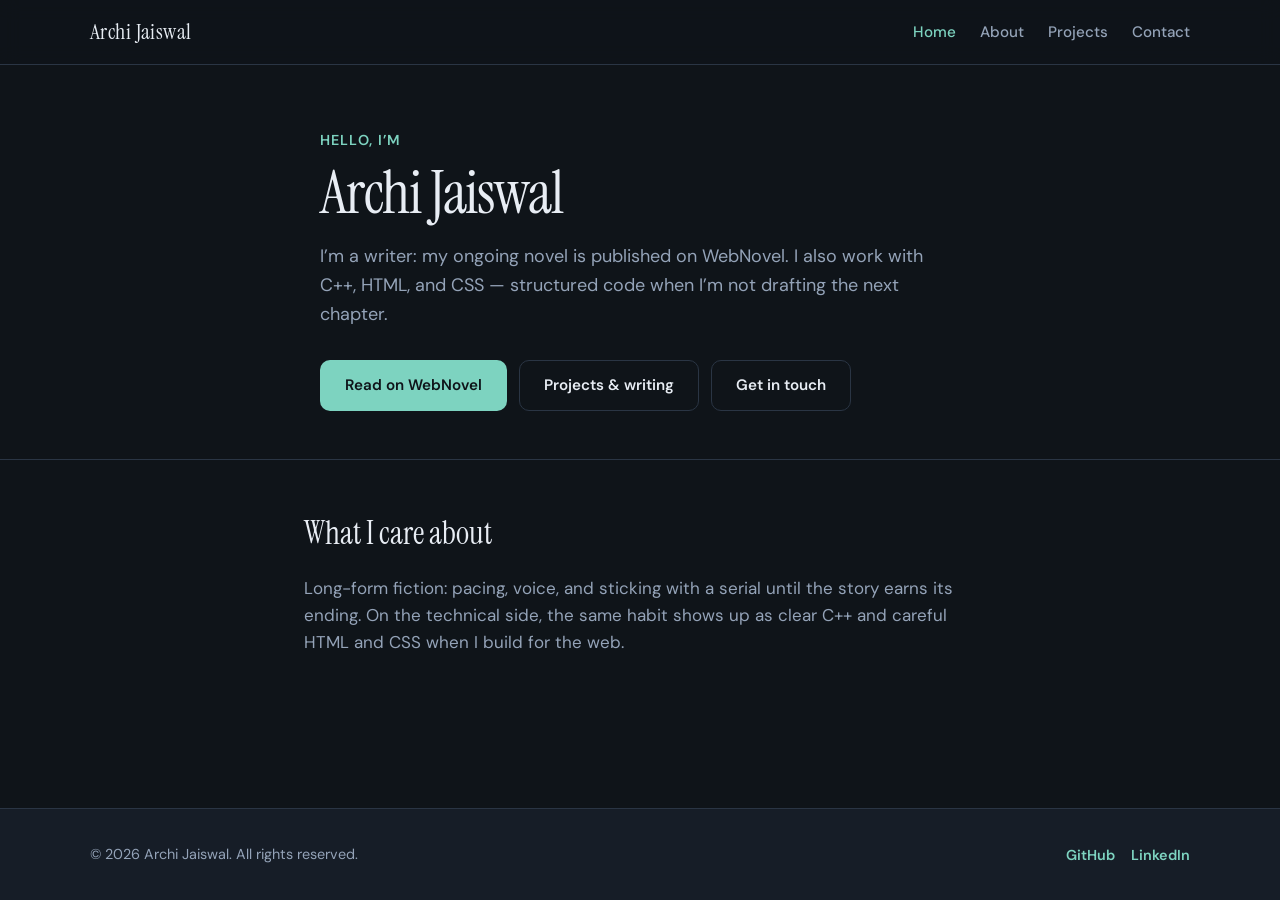
<file: index.html>
<!DOCTYPE html>
<html lang="en">
  <head>
    <meta charset="UTF-8" />
    <meta name="viewport" content="width=device-width, initial-scale=1.0" />
    <meta name="description" content="Archi Jaiswal — writer (ongoing novel on WebNovel) and builder with C++, HTML, and CSS." />
    <title>Archi Jaiswal — Portfolio</title>
    <link rel="preconnect" href="https://fonts.googleapis.com" />
    <link rel="preconnect" href="https://fonts.gstatic.com" crossorigin />
    <link
      href="https://fonts.googleapis.com/css2?family=DM+Sans:ital,opsz,wght@0,9..40,400;0,9..40,600;0,9..40,700;1,9..40,400&family=Instrument+Serif:ital@0;1&display=swap"
      rel="stylesheet"
    />
    <link rel="stylesheet" href="css/styles.css" />
    <link rel="icon" href="assets/favicon.svg" type="image/svg+xml" />
  </head>
  <body>
    <a class="skip-link" href="#main">Skip to content</a>
    <header class="site-header">
      <div class="site-header__inner">
        <a class="site-logo" href="index.html">Archi Jaiswal</a>
        <button
          class="nav-toggle"
          type="button"
          aria-expanded="false"
          aria-controls="site-nav"
          aria-label="Open menu"
        >
          <span class="nav-toggle__bar" aria-hidden="true"></span>
          <span class="nav-toggle__bar" aria-hidden="true"></span>
          <span class="nav-toggle__bar" aria-hidden="true"></span>
        </button>
        <nav class="site-nav" id="site-nav" aria-label="Primary">
          <ul class="site-nav__list">
            <li><a href="index.html" aria-current="page">Home</a></li>
            <li><a href="about.html">About</a></li>
            <li><a href="projects.html">Projects</a></li>
            <li><a href="contact.html">Contact</a></li>
          </ul>
        </nav>
      </div>
    </header>

    <main id="main">
      <section class="hero">
        <div class="container hero__inner">
          <p class="hero__eyebrow">Hello, I’m</p>
          <h1 class="hero__title">Archi Jaiswal</h1>
          <p class="hero__lead">
            I’m a writer: my ongoing novel is published on WebNovel. I also work with C++, HTML, and CSS — structured code
            when I’m not drafting the next chapter.
          </p>
          <div class="hero__actions">
            <a
              class="button button--primary"
              href="https://www.webnovel.com/"
              target="_blank"
              rel="noopener noreferrer"
              >Read on WebNovel</a>
            <a class="button button--ghost" href="projects.html#ongoing-novel">Projects &amp; writing</a>
            <a class="button button--ghost" href="contact.html">Get in touch</a>
          </div>
        </div>
      </section>

      <section class="section">
        <div class="container narrow">
          <h2 class="section__title">What I care about</h2>
          <p class="section__text">
            Long-form fiction: pacing, voice, and sticking with a serial until the story earns its ending. On the technical
            side, the same habit shows up as clear C++ and careful HTML and CSS when I build for the web.
          </p>
        </div>
      </section>
    </main>

    <footer class="site-footer">
      <div class="container site-footer__inner">
        <p class="site-footer__copy">&copy; <span id="year"></span> Archi Jaiswal. All rights reserved.</p>
        <ul class="site-footer__links">
          <li><a href="https://github.com/" target="_blank" rel="noopener noreferrer">GitHub</a></li>
          <li><a href="https://www.linkedin.com/" target="_blank" rel="noopener noreferrer">LinkedIn</a></li>
        </ul>
      </div>
    </footer>

    <script src="js/main.js" defer></script>
  </body>
</html>
</file>
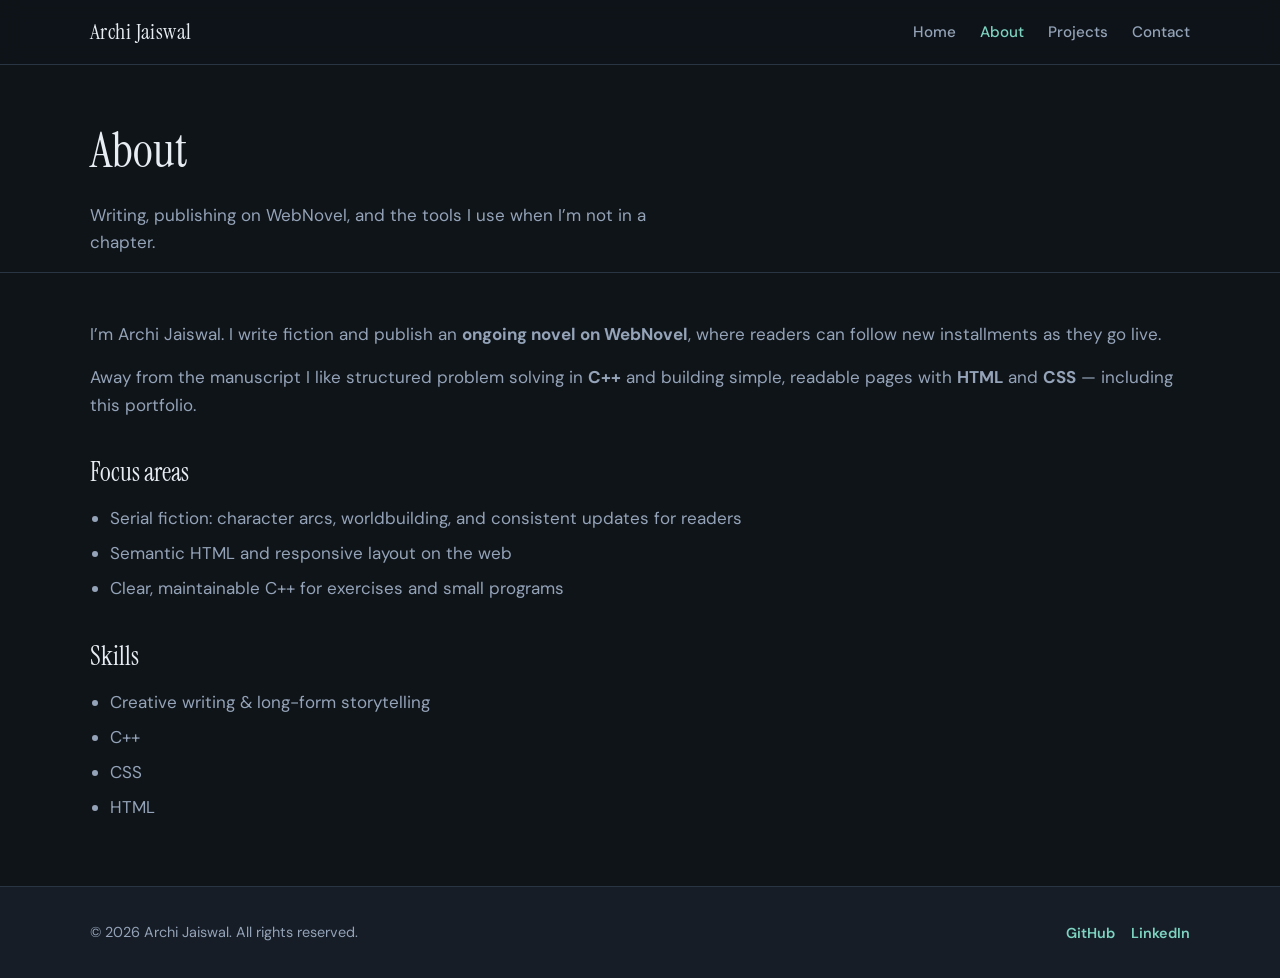
<file: about.html>
<!DOCTYPE html>
<html lang="en">
  <head>
    <meta charset="UTF-8" />
    <meta name="viewport" content="width=device-width, initial-scale=1.0" />
    <meta name="description" content="About Archi Jaiswal — writer on WebNovel, C++, HTML, and CSS." />
    <title>About — Archi Jaiswal</title>
    <link rel="preconnect" href="https://fonts.googleapis.com" />
    <link rel="preconnect" href="https://fonts.gstatic.com" crossorigin />
    <link
      href="https://fonts.googleapis.com/css2?family=DM+Sans:ital,opsz,wght@0,9..40,400;0,9..40,600;0,9..40,700;1,9..40,400&family=Instrument+Serif:ital@0;1&display=swap"
      rel="stylesheet"
    />
    <link rel="stylesheet" href="css/styles.css" />
    <link rel="icon" href="assets/favicon.svg" type="image/svg+xml" />
  </head>
  <body>
    <a class="skip-link" href="#main">Skip to content</a>
    <header class="site-header">
      <div class="site-header__inner">
        <a class="site-logo" href="index.html">Archi Jaiswal</a>
        <button
          class="nav-toggle"
          type="button"
          aria-expanded="false"
          aria-controls="site-nav"
          aria-label="Open menu"
        >
          <span class="nav-toggle__bar" aria-hidden="true"></span>
          <span class="nav-toggle__bar" aria-hidden="true"></span>
          <span class="nav-toggle__bar" aria-hidden="true"></span>
        </button>
        <nav class="site-nav" id="site-nav" aria-label="Primary">
          <ul class="site-nav__list">
            <li><a href="index.html">Home</a></li>
            <li><a href="about.html" aria-current="page">About</a></li>
            <li><a href="projects.html">Projects</a></li>
            <li><a href="contact.html">Contact</a></li>
          </ul>
        </nav>
      </div>
    </header>

    <main id="main">
      <section class="page-head">
        <div class="container">
          <h1 class="page-head__title">About</h1>
          <p class="page-head__intro">Writing, publishing on WebNovel, and the tools I use when I’m not in a chapter.</p>
        </div>
      </section>

      <section class="section">
        <div class="container prose">
          <p>
            I’m Archi Jaiswal. I write fiction and publish an <strong>ongoing novel on WebNovel</strong>, where readers can
            follow new installments as they go live.
          </p>
          <p>
            Away from the manuscript I like structured problem solving in <strong>C++</strong> and building simple, readable
            pages with <strong>HTML</strong> and <strong>CSS</strong> — including this portfolio.
          </p>
          <h2>Focus areas</h2>
          <ul>
            <li>Serial fiction: character arcs, worldbuilding, and consistent updates for readers</li>
            <li>Semantic HTML and responsive layout on the web</li>
            <li>Clear, maintainable C++ for exercises and small programs</li>
          </ul>
          <h2>Skills</h2>
          <ul>
            <li>Creative writing &amp; long-form storytelling</li>
            <li>C++</li>
            <li>CSS</li>
            <li>HTML</li>
          </ul>
        </div>
      </section>
    </main>

    <footer class="site-footer">
      <div class="container site-footer__inner">
        <p class="site-footer__copy">&copy; <span id="year"></span> Archi Jaiswal. All rights reserved.</p>
        <ul class="site-footer__links">
          <li><a href="https://github.com/" target="_blank" rel="noopener noreferrer">GitHub</a></li>
          <li><a href="https://www.linkedin.com/" target="_blank" rel="noopener noreferrer">LinkedIn</a></li>
        </ul>
      </div>
    </footer>

    <script src="js/main.js" defer></script>
  </body>
</html>
</file>
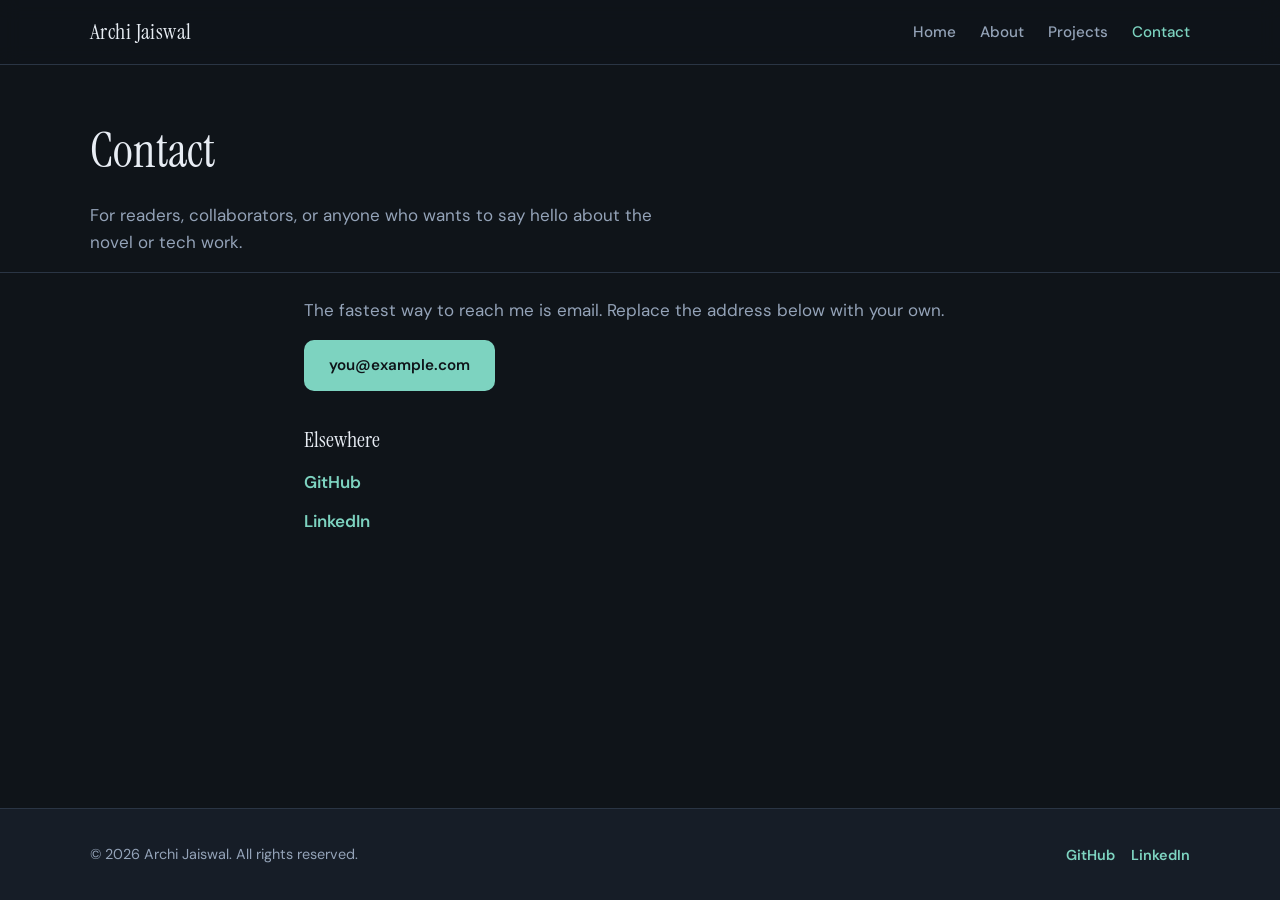
<file: contact.html>
<!DOCTYPE html>
<html lang="en">
  <head>
    <meta charset="UTF-8" />
    <meta name="viewport" content="width=device-width, initial-scale=1.0" />
    <meta name="description" content="Contact Archi Jaiswal — email and social links." />
    <title>Contact — Archi Jaiswal</title>
    <link rel="preconnect" href="https://fonts.googleapis.com" />
    <link rel="preconnect" href="https://fonts.gstatic.com" crossorigin />
    <link
      href="https://fonts.googleapis.com/css2?family=DM+Sans:ital,opsz,wght@0,9..40,400;0,9..40,600;0,9..40,700;1,9..40,400&family=Instrument+Serif:ital@0;1&display=swap"
      rel="stylesheet"
    />
    <link rel="stylesheet" href="css/styles.css" />
    <link rel="icon" href="assets/favicon.svg" type="image/svg+xml" />
  </head>
  <body>
    <a class="skip-link" href="#main">Skip to content</a>
    <header class="site-header">
      <div class="site-header__inner">
        <a class="site-logo" href="index.html">Archi Jaiswal</a>
        <button
          class="nav-toggle"
          type="button"
          aria-expanded="false"
          aria-controls="site-nav"
          aria-label="Open menu"
        >
          <span class="nav-toggle__bar" aria-hidden="true"></span>
          <span class="nav-toggle__bar" aria-hidden="true"></span>
          <span class="nav-toggle__bar" aria-hidden="true"></span>
        </button>
        <nav class="site-nav" id="site-nav" aria-label="Primary">
          <ul class="site-nav__list">
            <li><a href="index.html">Home</a></li>
            <li><a href="about.html">About</a></li>
            <li><a href="projects.html">Projects</a></li>
            <li><a href="contact.html" aria-current="page">Contact</a></li>
          </ul>
        </nav>
      </div>
    </header>

    <main id="main">
      <section class="page-head">
        <div class="container">
          <h1 class="page-head__title">Contact</h1>
          <p class="page-head__intro">For readers, collaborators, or anyone who wants to say hello about the novel or tech work.</p>
        </div>
      </section>

      <section class="section section--tight-top">
        <div class="container narrow">
          <p class="contact-lead">
            The fastest way to reach me is email. Replace the address below with your own.
          </p>
          <p class="contact-email">
            <a class="button button--primary" href="mailto:you@example.com">you@example.com</a>
          </p>
          <h2 class="contact-subheading">Elsewhere</h2>
          <ul class="contact-list">
            <li>
              <a href="https://github.com/" target="_blank" rel="noopener noreferrer">GitHub</a>
            </li>
            <li>
              <a href="https://www.linkedin.com/" target="_blank" rel="noopener noreferrer">LinkedIn</a>
            </li>
          </ul>
        </div>
      </section>
    </main>

    <footer class="site-footer">
      <div class="container site-footer__inner">
        <p class="site-footer__copy">&copy; <span id="year"></span> Archi Jaiswal. All rights reserved.</p>
        <ul class="site-footer__links">
          <li><a href="https://github.com/" target="_blank" rel="noopener noreferrer">GitHub</a></li>
          <li><a href="https://www.linkedin.com/" target="_blank" rel="noopener noreferrer">LinkedIn</a></li>
        </ul>
      </div>
    </footer>

    <script src="js/main.js" defer></script>
  </body>
</html>
</file>
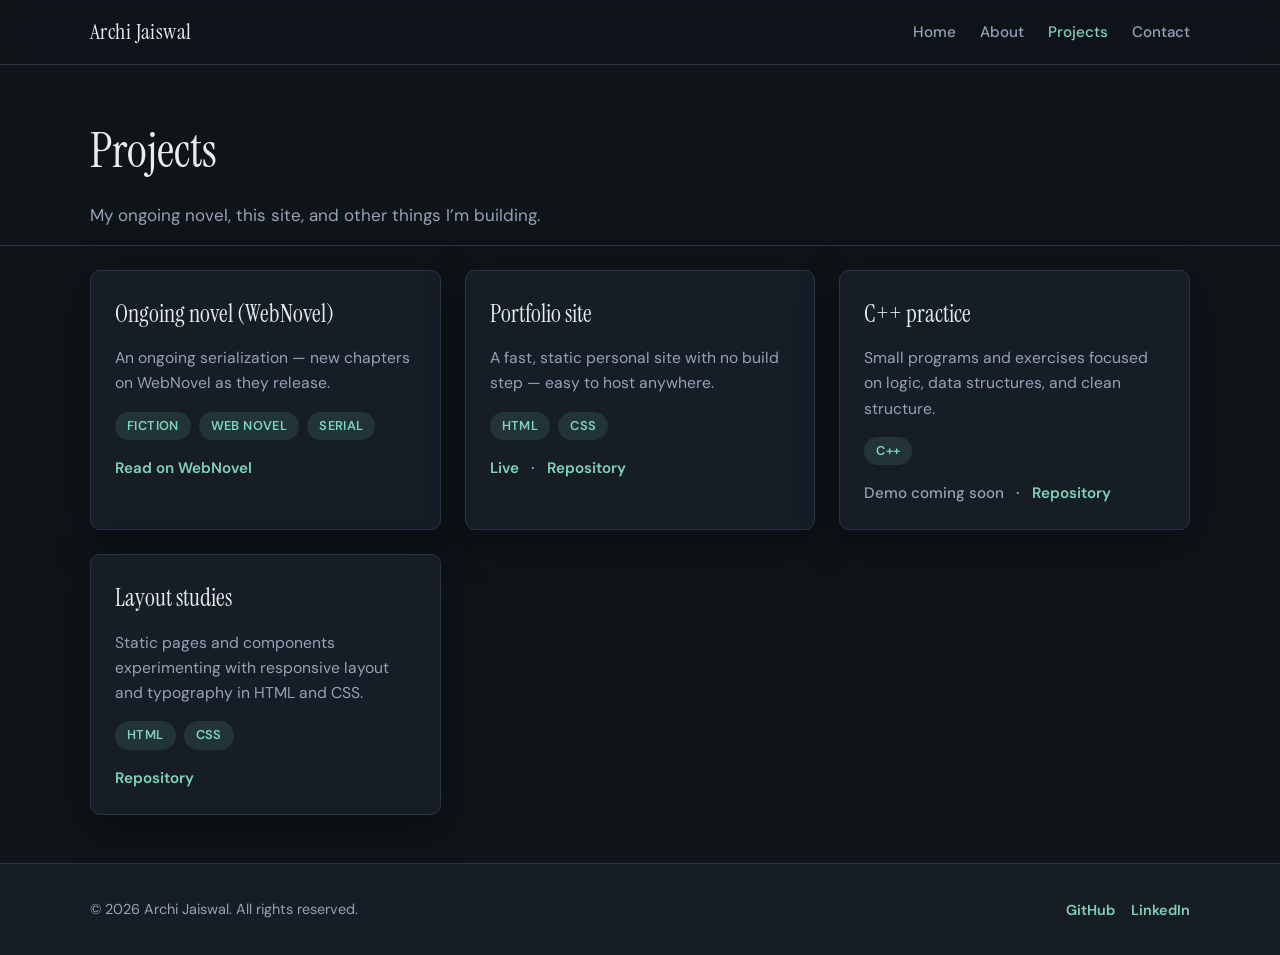
<file: projects.html>
<!DOCTYPE html>
<html lang="en">
  <head>
    <meta charset="UTF-8" />
    <meta name="viewport" content="width=device-width, initial-scale=1.0" />
    <meta name="description" content="Writing and work by Archi Jaiswal — WebNovel novel, web projects, and C++." />
    <title>Projects — Archi Jaiswal</title>
    <link rel="preconnect" href="https://fonts.googleapis.com" />
    <link rel="preconnect" href="https://fonts.gstatic.com" crossorigin />
    <link
      href="https://fonts.googleapis.com/css2?family=DM+Sans:ital,opsz,wght@0,9..40,400;0,9..40,600;0,9..40,700;1,9..40,400&family=Instrument+Serif:ital@0;1&display=swap"
      rel="stylesheet"
    />
    <link rel="stylesheet" href="css/styles.css" />
    <link rel="icon" href="assets/favicon.svg" type="image/svg+xml" />
  </head>
  <body>
    <a class="skip-link" href="#main">Skip to content</a>
    <header class="site-header">
      <div class="site-header__inner">
        <a class="site-logo" href="index.html">Archi Jaiswal</a>
        <button
          class="nav-toggle"
          type="button"
          aria-expanded="false"
          aria-controls="site-nav"
          aria-label="Open menu"
        >
          <span class="nav-toggle__bar" aria-hidden="true"></span>
          <span class="nav-toggle__bar" aria-hidden="true"></span>
          <span class="nav-toggle__bar" aria-hidden="true"></span>
        </button>
        <nav class="site-nav" id="site-nav" aria-label="Primary">
          <ul class="site-nav__list">
            <li><a href="index.html">Home</a></li>
            <li><a href="about.html">About</a></li>
            <li><a href="projects.html" aria-current="page">Projects</a></li>
            <li><a href="contact.html">Contact</a></li>
          </ul>
        </nav>
      </div>
    </header>

    <main id="main">
      <section class="page-head">
        <div class="container">
          <h1 class="page-head__title">Projects</h1>
          <p class="page-head__intro">My ongoing novel, this site, and other things I’m building.</p>
        </div>
      </section>

      <section class="section section--tight-top">
        <div class="container">
          <div class="project-grid">
            <article class="project-card" id="ongoing-novel">
              <h2 class="project-card__title">Ongoing novel (WebNovel)</h2>
              <p class="project-card__summary">
                An ongoing serialization — new chapters on WebNovel as they release.
              </p>
              <ul class="tag-list" aria-label="Format">
                <li>Fiction</li>
                <li>Web novel</li>
                <li>Serial</li>
              </ul>
              <div class="project-card__links">
                <a href="https://www.webnovel.com/" target="_blank" rel="noopener noreferrer">Read on WebNovel</a>
              </div>
            </article>

            <article class="project-card">
              <h2 class="project-card__title">Portfolio site</h2>
              <p class="project-card__summary">A fast, static personal site with no build step — easy to host anywhere.</p>
              <ul class="tag-list" aria-label="Technologies">
                <li>HTML</li>
                <li>CSS</li>
              </ul>
              <div class="project-card__links">
                <a href="index.html">Live</a>
                <span class="project-card__sep" aria-hidden="true">·</span>
                <a href="https://github.com/" target="_blank" rel="noopener noreferrer">Repository</a>
              </div>
            </article>

            <article class="project-card">
              <h2 class="project-card__title">C++ practice</h2>
              <p class="project-card__summary">Small programs and exercises focused on logic, data structures, and clean structure.</p>
              <ul class="tag-list" aria-label="Technologies">
                <li>C++</li>
              </ul>
              <div class="project-card__links">
                <span class="is-muted">Demo coming soon</span>
                <span class="project-card__sep" aria-hidden="true">·</span>
                <a href="https://github.com/" target="_blank" rel="noopener noreferrer">Repository</a>
              </div>
            </article>

            <article class="project-card">
              <h2 class="project-card__title">Layout studies</h2>
              <p class="project-card__summary">Static pages and components experimenting with responsive layout and typography in HTML and CSS.</p>
              <ul class="tag-list" aria-label="Technologies">
                <li>HTML</li>
                <li>CSS</li>
              </ul>
              <div class="project-card__links">
                <a href="https://github.com/" target="_blank" rel="noopener noreferrer">Repository</a>
              </div>
            </article>
          </div>
        </div>
      </section>
    </main>

    <footer class="site-footer">
      <div class="container site-footer__inner">
        <p class="site-footer__copy">&copy; <span id="year"></span> Archi Jaiswal. All rights reserved.</p>
        <ul class="site-footer__links">
          <li><a href="https://github.com/" target="_blank" rel="noopener noreferrer">GitHub</a></li>
          <li><a href="https://www.linkedin.com/" target="_blank" rel="noopener noreferrer">LinkedIn</a></li>
        </ul>
      </div>
    </footer>

    <script src="js/main.js" defer></script>
  </body>
</html>
</file>
<file: css/styles.css>
/* --------------------------------------------------------------------------
   Variables & base
   -------------------------------------------------------------------------- */
:root {
  --color-bg: #0f1419;
  --color-bg-elevated: #161d27;
  --color-text: #e8edf4;
  --color-text-muted: #94a3b8;
  --color-border: #2a3544;
  --color-accent: #7dd3c0;
  --color-accent-hover: #9ae4d4;
  --font-sans: "DM Sans", system-ui, -apple-system, "Segoe UI", Roboto, sans-serif;
  --font-display: "Instrument Serif", Georgia, "Times New Roman", serif;
  --space-1: 0.25rem;
  --space-2: 0.5rem;
  --space-3: 0.75rem;
  --space-4: 1rem;
  --space-5: 1.5rem;
  --space-6: 2rem;
  --space-8: 3rem;
  --space-10: 4rem;
  --radius: 10px;
  --shadow: 0 12px 40px rgba(0, 0, 0, 0.35);
  --max-width: 1100px;
  --header-height: 4rem;
}

*,
*::before,
*::after {
  box-sizing: border-box;
}

html {
  scroll-behavior: smooth;
}

body {
  margin: 0;
  min-height: 100vh;
  font-family: var(--font-sans);
  font-size: 1.0625rem;
  line-height: 1.6;
  color: var(--color-text);
  background: var(--color-bg);
  -webkit-font-smoothing: antialiased;
}

img {
  max-width: 100%;
  height: auto;
  display: block;
}

a {
  color: var(--color-accent);
  text-decoration-thickness: 1px;
  text-underline-offset: 0.2em;
}

a:hover {
  color: var(--color-accent-hover);
}

a:focus-visible,
button:focus-visible {
  outline: 2px solid var(--color-accent);
  outline-offset: 3px;
}

.skip-link {
  position: absolute;
  left: var(--space-4);
  top: var(--space-4);
  padding: var(--space-2) var(--space-4);
  background: var(--color-accent);
  color: var(--color-bg);
  font-weight: 600;
  border-radius: var(--radius);
  z-index: 100;
  transform: translateY(-200%);
  transition: transform 0.2s ease;
}

.skip-link:focus {
  transform: translateY(0);
}

.container {
  width: min(100% - var(--space-6), var(--max-width));
  margin-inline: auto;
}

.container.narrow {
  width: min(100% - var(--space-6), 42rem);
}

/* --------------------------------------------------------------------------
   Header & nav
   -------------------------------------------------------------------------- */
.site-header {
  position: sticky;
  top: 0;
  z-index: 50;
  background: color-mix(in srgb, var(--color-bg) 92%, transparent);
  backdrop-filter: blur(10px);
  border-bottom: 1px solid var(--color-border);
}

.site-header__inner {
  display: flex;
  align-items: center;
  justify-content: space-between;
  gap: var(--space-4);
  width: min(100% - var(--space-6), var(--max-width));
  margin-inline: auto;
  min-height: var(--header-height);
}

.site-logo {
  font-family: var(--font-display);
  font-size: 1.35rem;
  font-weight: 400;
  color: var(--color-text);
  text-decoration: none;
  letter-spacing: 0.02em;
}

.site-logo:hover {
  color: var(--color-accent);
}

.nav-toggle {
  display: none;
  flex-direction: column;
  justify-content: center;
  gap: 5px;
  width: 2.75rem;
  height: 2.75rem;
  padding: 0;
  border: 1px solid var(--color-border);
  border-radius: var(--radius);
  background: var(--color-bg-elevated);
  cursor: pointer;
}

.nav-toggle__bar {
  display: block;
  width: 1.25rem;
  height: 2px;
  margin-inline: auto;
  background: var(--color-text);
  border-radius: 1px;
  transition: transform 0.2s ease, opacity 0.2s ease;
}

.site-nav__list {
  display: flex;
  flex-wrap: wrap;
  align-items: center;
  gap: var(--space-1) var(--space-5);
  margin: 0;
  padding: 0;
  list-style: none;
}

.site-nav a {
  color: var(--color-text-muted);
  text-decoration: none;
  font-weight: 500;
  font-size: 0.95rem;
  padding: var(--space-2) 0;
}

.site-nav a:hover {
  color: var(--color-text);
}

.site-nav a[aria-current="page"] {
  color: var(--color-accent);
}

@media (max-width: 768px) {
  .nav-toggle {
    display: flex;
  }

  .site-nav {
    position: absolute;
    left: 0;
    right: 0;
    top: 100%;
    padding: var(--space-4) var(--space-5) var(--space-5);
    background: var(--color-bg-elevated);
    border-bottom: 1px solid var(--color-border);
    box-shadow: var(--shadow);
    visibility: hidden;
    opacity: 0;
    transform: translateY(-8px);
    transition: opacity 0.2s ease, transform 0.2s ease, visibility 0.2s;
  }

  .site-header__inner {
    position: relative;
  }

  .site-nav.is-open {
    visibility: visible;
    opacity: 1;
    transform: translateY(0);
  }

  .site-nav__list {
    flex-direction: column;
    align-items: flex-start;
    gap: var(--space-2);
  }

  .nav-toggle[aria-expanded="true"] .nav-toggle__bar:nth-child(1) {
    transform: translateY(7px) rotate(45deg);
  }

  .nav-toggle[aria-expanded="true"] .nav-toggle__bar:nth-child(2) {
    opacity: 0;
  }

  .nav-toggle[aria-expanded="true"] .nav-toggle__bar:nth-child(3) {
    transform: translateY(-7px) rotate(-45deg);
  }
}

/* --------------------------------------------------------------------------
   Hero & sections
   -------------------------------------------------------------------------- */
.hero {
  padding: var(--space-10) 0 var(--space-8);
  border-bottom: 1px solid var(--color-border);
}

.hero__inner {
  max-width: 40rem;
}

.hero__eyebrow {
  margin: 0 0 var(--space-2);
  font-size: 0.9rem;
  font-weight: 600;
  letter-spacing: 0.08em;
  text-transform: uppercase;
  color: var(--color-accent);
}

.hero__title {
  margin: 0 0 var(--space-4);
  font-family: var(--font-display);
  font-size: clamp(2.75rem, 6vw, 3.75rem);
  font-weight: 400;
  line-height: 1.1;
  letter-spacing: -0.02em;
}

.hero__lead {
  margin: 0 0 var(--space-6);
  font-size: 1.125rem;
  color: var(--color-text-muted);
}

.hero__actions {
  display: flex;
  flex-wrap: wrap;
  gap: var(--space-3);
}

.section {
  padding: var(--space-8) 0;
}

.section--tight-top {
  padding-top: var(--space-5);
}

.section__title {
  margin: 0 0 var(--space-4);
  font-family: var(--font-display);
  font-size: 2rem;
  font-weight: 400;
}

.section__text {
  margin: 0;
  color: var(--color-text-muted);
}

.page-head {
  padding: var(--space-8) 0 var(--space-4);
  border-bottom: 1px solid var(--color-border);
}

.page-head__title {
  margin: 0 0 var(--space-3);
  font-family: var(--font-display);
  font-size: clamp(2.25rem, 4vw, 3rem);
  font-weight: 400;
}

.page-head__intro {
  margin: 0;
  max-width: 36rem;
  color: var(--color-text-muted);
}

/* --------------------------------------------------------------------------
   Buttons
   -------------------------------------------------------------------------- */
.button {
  display: inline-flex;
  align-items: center;
  justify-content: center;
  padding: var(--space-3) var(--space-5);
  font-family: inherit;
  font-size: 0.95rem;
  font-weight: 600;
  border-radius: var(--radius);
  text-decoration: none;
  border: 1px solid transparent;
  cursor: pointer;
  transition: background 0.15s ease, color 0.15s ease, border-color 0.15s ease;
}

.button--primary {
  background: var(--color-accent);
  color: var(--color-bg);
}

.button--primary:hover {
  background: var(--color-accent-hover);
  color: var(--color-bg);
}

.button--ghost {
  background: transparent;
  color: var(--color-text);
  border-color: var(--color-border);
}

.button--ghost:hover {
  border-color: var(--color-accent);
  color: var(--color-accent);
}

/* --------------------------------------------------------------------------
   Prose (about)
   -------------------------------------------------------------------------- */
.prose h2 {
  margin: var(--space-6) 0 var(--space-3);
  font-family: var(--font-display);
  font-size: 1.65rem;
  font-weight: 400;
}

.prose p,
.prose ul {
  margin: 0 0 var(--space-4);
  color: var(--color-text-muted);
}

.prose ul {
  padding-left: 1.25rem;
}

.prose li {
  margin-bottom: var(--space-2);
}

/* --------------------------------------------------------------------------
   Project cards
   -------------------------------------------------------------------------- */
.project-grid {
  display: grid;
  gap: var(--space-5);
  grid-template-columns: repeat(auto-fill, minmax(min(100%, 300px), 1fr));
}

.project-card {
  padding: var(--space-5);
  background: var(--color-bg-elevated);
  border: 1px solid var(--color-border);
  border-radius: var(--radius);
  box-shadow: var(--shadow);
}

.project-card__title {
  margin: 0 0 var(--space-3);
  font-family: var(--font-display);
  font-size: 1.5rem;
  font-weight: 400;
}

.project-card__summary {
  margin: 0 0 var(--space-4);
  color: var(--color-text-muted);
  font-size: 0.98rem;
}

.tag-list {
  display: flex;
  flex-wrap: wrap;
  gap: var(--space-2);
  margin: 0 0 var(--space-4);
  padding: 0;
  list-style: none;
}

.tag-list li {
  padding: var(--space-1) var(--space-3);
  font-size: 0.8rem;
  font-weight: 600;
  letter-spacing: 0.03em;
  text-transform: uppercase;
  color: var(--color-accent);
  background: color-mix(in srgb, var(--color-accent) 12%, transparent);
  border-radius: 999px;
}

.project-card__links {
  font-size: 0.95rem;
  font-weight: 600;
}

.project-card__links a {
  text-decoration: none;
}

.project-card__links a:hover {
  text-decoration: underline;
}

.project-card__sep {
  margin: 0 var(--space-2);
  color: var(--color-text-muted);
}

.is-muted {
  color: var(--color-text-muted);
  font-weight: 500;
}

/* --------------------------------------------------------------------------
   Contact
   -------------------------------------------------------------------------- */
.contact-lead {
  margin: 0 0 var(--space-4);
  color: var(--color-text-muted);
}

.contact-email {
  margin: 0 0 var(--space-6);
}

.contact-email .button {
  word-break: break-all;
}

.contact-subheading {
  margin: 0 0 var(--space-3);
  font-family: var(--font-display);
  font-size: 1.35rem;
  font-weight: 400;
}

.contact-list {
  margin: 0;
  padding: 0;
  list-style: none;
}

.contact-list li {
  margin-bottom: var(--space-3);
}

.contact-list a {
  font-weight: 600;
  text-decoration: none;
}

.contact-list a:hover {
  text-decoration: underline;
}

/* --------------------------------------------------------------------------
   Footer
   -------------------------------------------------------------------------- */
.site-footer {
  margin-top: auto;
  padding: var(--space-6) 0;
  border-top: 1px solid var(--color-border);
  background: var(--color-bg-elevated);
}

body {
  display: flex;
  flex-direction: column;
}

main {
  flex: 1;
}

.site-footer__inner {
  display: flex;
  flex-wrap: wrap;
  align-items: center;
  justify-content: space-between;
  gap: var(--space-4);
}

.site-footer__copy {
  margin: 0;
  font-size: 0.9rem;
  color: var(--color-text-muted);
}

.site-footer__links {
  display: flex;
  gap: var(--space-4);
  margin: 0;
  padding: 0;
  list-style: none;
}

.site-footer__links a {
  font-size: 0.9rem;
  font-weight: 600;
  text-decoration: none;
}

.site-footer__links a:hover {
  text-decoration: underline;
}
</file>
